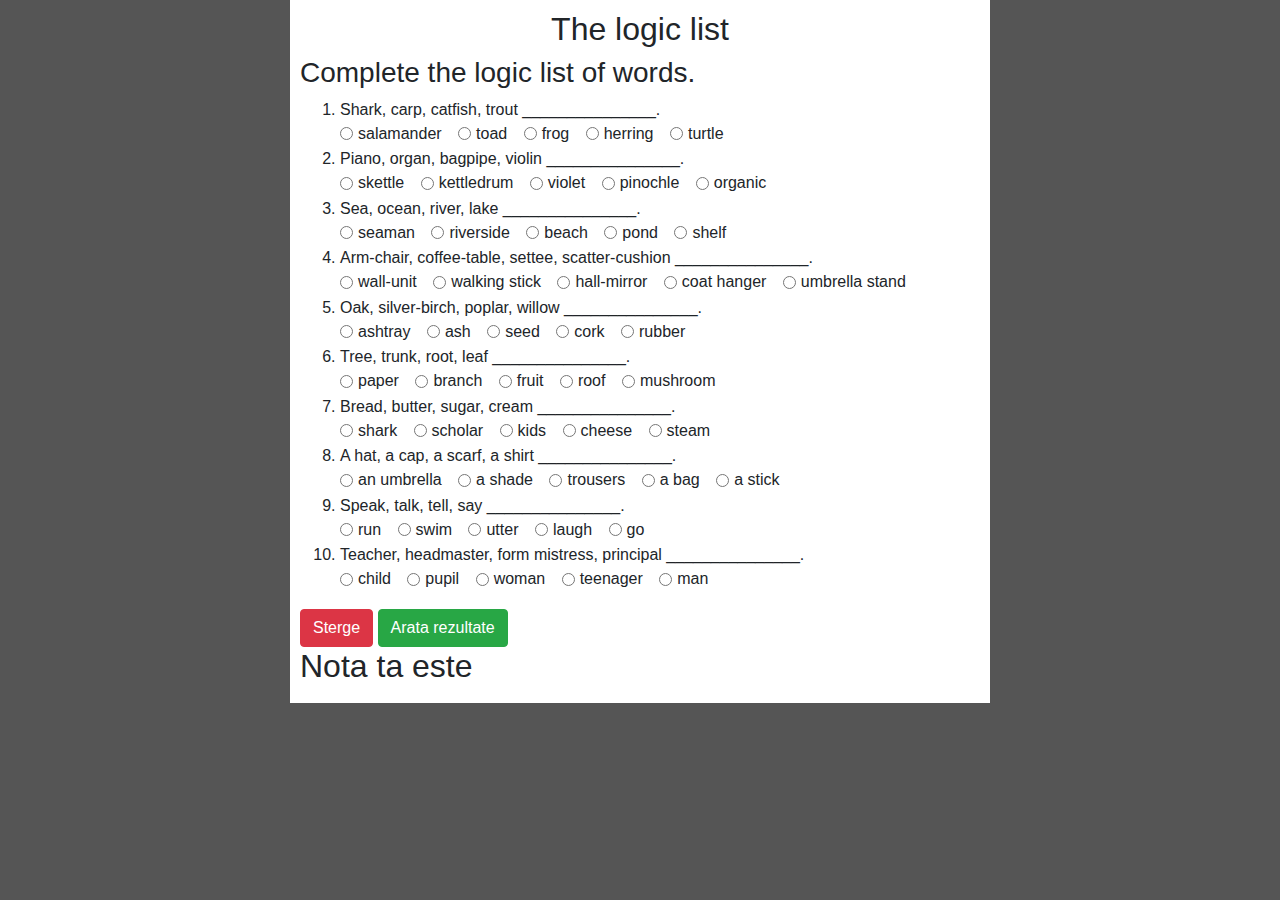
<file: Laboratorul 3/index.html>
<!DOCTYPE html>

<html>

<head>
  <title>JavaScript</title>
  <link rel="stylesheet" href="https://stackpath.bootstrapcdn.com/bootstrap/4.3.1/css/bootstrap.min.css"
		integrity="sha384-ggOyR0iXCbMQv3Xipma34MD+dH/1fQ784/j6cY/iJTQUOhcWr7x9JvoRxT2MZw1T" crossorigin="anonymous" />
	<link rel="stylesheet" href="style.css">
</head>

<body>
	<div class="content">
	<h2 style="text-align: center">The logic list</h2>
	<h3>Complete the logic list of words.</h3>
	<ol>
	    <div>
	      <form id="form1">
	        <li>
	          Shark, carp, catfish, trout
	          <span id="text-answer1">_______________</span>.
	        </li>
	        <div class="form-check form-check-inline">
	          <input class="form-check-input" type="radio" name="answer1" id="answer1a" value="salamander" />
	          <label class="form-check-label" for="answer1a">salamander</label>
	        </div>
	        <div class="form-check form-check-inline">
	          <input class="form-check-input" type="radio" name="answer1" id="answer1b" value="toad" />
	          <label class="form-check-label" for="answer1b">toad </label>
	        </div>
	        <div class="form-check form-check-inline">
	          <input class="form-check-input" type="radio" name="answer1" id="answer1c" value="frog" />
	          <label class="form-check-label" for="answer1c">frog </label>
	        </div>
	        <div class="form-check form-check-inline">
	          <input class="form-check-input" type="radio" name="answer1" id="answer1d" value="herring" />
	          <label class="form-check-label" for="answer1d">herring</label>
	        </div>
	        <div class="form-check form-check-inline">
	          <input class="form-check-input" type="radio" name="answer1" id="answer1e" value="turtle" />
	          <label class="form-check-label" for="answer1e">turtle</label>
	        </div>
	      </form>
	    </div>

	    <div>
	        <form>
		    <li>
	        Piano, organ, bagpipe, violin
	        <span id="text-answer2">_______________</span>.
	    </li>
	    <div class="form-check form-check-inline">
	        <input class="form-check-input" type="radio" name="answer2" id="answer2a" value="skettle" />
	        <label class="form-check-label" for="answer2a">skettle</label>
	    </div>
	    <div class="form-check form-check-inline">
	        <input class="form-check-input" type="radio" name="answer2" id="answer2b" value="kettledrum" />
	        <label class="form-check-label" for="answer2b">kettledrum</label>
	    </div>
	    <div class="form-check form-check-inline">
	        <input class="form-check-input" type="radio" name="answer2" id="answer2c" value="violet" />
	        <label class="form-check-label" for="answer2c">violet</label>
	    </div>
	    <div class="form-check form-check-inline">
	        <input class="form-check-input" type="radio" name="answer2" id="answer2d" value="pinochle" />
	        <label class="form-check-label" for="answer2d">pinochle</label>
	    </div>
	    <div class="form-check form-check-inline">
	        <input class="form-check-input" type="radio" name="answer2" id="answer2e" value="organic" />
	        <label class="form-check-label" for="answer2e">organic</label>
	    </div>
	    </form>
	    </div>

	    <div>
	        <form>
	    <li>
	        Sea, ocean, river, lake
	        <span id="text-answer3">_______________</span>.
	    </li>
	    <div class="form-check form-check-inline">
	        <input class="form-check-input" type="radio" name="answer3" id="answer3a" value="seaman" />
	        <label class="form-check-label" for="answer3a">seaman</label>
	    </div>
	    <div class="form-check form-check-inline">
	        <input class="form-check-input" type="radio" name="answer3" id="answer3b" value="riverside" />
	        <label class="form-check-label" for="answer3b">riverside</label>
	    </div>
	    <div class="form-check form-check-inline">
	        <input class="form-check-input" type="radio" name="answer3" id="answer3c" value="beach" />
	        <label class="form-check-label" for="answer3c">beach</label>
	    </div>
	    <div class="form-check form-check-inline">
	        <input class="form-check-input" type="radio" name="answer3" id="answer3d" value="pond" />
	        <label class="form-check-label" for="answer3d">pond</label>
	    </div>
	    <div class="form-check form-check-inline">
	        <input class="form-check-input" type="radio" name="answer3" id="answer3e" value="shelf" />
	        <label class="form-check-label" for="answer3e">shelf</label>
	    </div>
	    </form>
	    </div>

	    <div>
	        <form>
	    <li>
	        Arm-chair, coffee-table, settee, scatter-cushion
	        <span id="text-answer4">_______________</span>.
	    </li>
	    <div class="form-check form-check-inline">
	        <input class="form-check-input" type="radio" name="answer4" id="answer4a" value="wall-unit" />
	        <label class="form-check-label" for="answer4a">wall-unit</label>
	    </div>
	    <div class="form-check form-check-inline">
	        <input class="form-check-input" type="radio" name="answer4" id="answer4b" value="walking stick" />
	        <label class="form-check-label" for="answer4b">walking stick</label>
	    </div>
	    <div class="form-check form-check-inline">
	        <input class="form-check-input" type="radio" name="answer4" id="answer4c" value="hall-mirror" />
	        <label class="form-check-label" for="answer4c">hall-mirror</label>
	    </div>
	    <div class="form-check form-check-inline">
	        <input class="form-check-input" type="radio" name="answer4" id="answer4d" value="coat hanger" />
	        <label class="form-check-label" for="answer4d">coat hanger</label>
	    </div>
	    <div class="form-check form-check-inline">
	        <input class="form-check-input" type="radio" name="answer4" id="answer4e" value="umbrella stand" />
	        <label class="form-check-label" for="answer4e">umbrella stand</label>
	    </div>
	    </form>
	    </div>

	    <div>
	        <form>
	    <li>
	        Oak, silver-birch, poplar, willow
	        <span id="text-answer5">_______________</span>.
	    </li>
	    <div class="form-check form-check-inline">
	        <input class="form-check-input" type="radio" name="answer5" id="answer5a" value="ashtray" />
	        <label class="form-check-label" for="answer5a">ashtray</label>
	    </div>
	    <div class="form-check form-check-inline">
	        <input class="form-check-input" type="radio" name="answer5" id="answer5b" value="ash" />
	        <label class="form-check-label" for="answer5b">ash</label>
	    </div>
	    <div class="form-check form-check-inline">
	        <input class="form-check-input" type="radio" name="answer5" id="answer5c" value="seed" />
	        <label class="form-check-label" for="answer5c">seed</label>
	    </div>
	    <div class="form-check form-check-inline">
	        <input class="form-check-input" type="radio" name="answer5" id="answer5d" value="cork" />
	        <label class="form-check-label" for="answer5d">cork</label>
	    </div>
	    <div class="form-check form-check-inline">
	        <input class="form-check-input" type="radio" name="answer5" id="answer5e" value="rubber" />
	        <label class="form-check-label" for="answer5e">rubber</label>
	    </div>
	    </form>
	    </div>

	    <div>
	        <form>
	    <li>
	        Tree, trunk, root, leaf
	        <span id="text-answer6">_______________</span>.
	    </li>
	    <div class="form-check form-check-inline">
	        <input class="form-check-input" type="radio" name="answer6" id="answer6a" value="paper" />
	        <label class="form-check-label" for="answer6a">paper</label>
	    </div>
	    <div class="form-check form-check-inline">
	        <input class="form-check-input" type="radio" name="answer6" id="answer6b" value="branch" />
	        <label class="form-check-label" for="answer6b">branch</label>
	    </div>
	    <div class="form-check form-check-inline">
	        <input class="form-check-input" type="radio" name="answer6" id="answer6c" value="fruit" />
	        <label class="form-check-label" for="answer6c">fruit</label>
	    </div>
	    <div class="form-check form-check-inline">
	        <input class="form-check-input" type="radio" name="answer6" id="answer6d" value="roof" />
	        <label class="form-check-label" for="answer6d">roof</label>
	    </div>
	    <div class="form-check form-check-inline">
	        <input class="form-check-input" type="radio" name="answer6" id="answer6e" value="mushroom" />
	        <label class="form-check-label" for="answer6e">mushroom</label>
	    </div>
	    </form>
	    </div>

	    <div>
	        <form>
	    <li>
	        Bread, butter, sugar, cream
	        <span id="text-answer7">_______________</span>.
	    </li>
	    <div class="form-check form-check-inline">
	        <input class="form-check-input" type="radio" name="answer7" id="answer7a" value="shark" />
	        <label class="form-check-label" for="answer7a">shark</label>
	    </div>
	    <div class="form-check form-check-inline">
	        <input class="form-check-input" type="radio" name="answer7" id="answer7b" value="scholar" />
	        <label class="form-check-label" for="answer7b">scholar</label>
	    </div>
	    <div class="form-check form-check-inline">
	        <input class="form-check-input" type="radio" name="answer7" id="answer7c" value="kids" />
	        <label class="form-check-label" for="answer7c">kids</label>
	    </div>
	    <div class="form-check form-check-inline">
	        <input class="form-check-input" type="radio" name="answer7" id="answer7d" value="cheese" />
	        <label class="form-check-label" for="answer7d">cheese</label>
	    </div>
	    <div class="form-check form-check-inline">
	        <input class="form-check-input" type="radio" name="answer7" id="answer7e" value="steam" />
	        <label class="form-check-label" for="answer7e">steam</label>
	    </div>
	    </form>
	    </div>

	    <div>
	        <form>
	    <li>
	        A hat, a cap, a scarf, a shirt
	        <span id="text-answer8">_______________</span>.
	    </li>
	    <div class="form-check form-check-inline">
	        <input class="form-check-input" type="radio" name="answer8" id="answer8a" value="an umbrella" />
	        <label class="form-check-label" for="answer8a">an umbrella</label>
	    </div>
	    <div class="form-check form-check-inline">
	        <input class="form-check-input" type="radio" name="answer8" id="answer8b" value="a shade" />
	        <label class="form-check-label" for="answer8b">a shade</label>
	    </div>
	    <div class="form-check form-check-inline">
	        <input class="form-check-input" type="radio" name="answer8" id="answer8c" value="trousers" />
	        <label class="form-check-label" for="answer8c">trousers</label>
	    </div>
	    <div class="form-check form-check-inline">
	        <input class="form-check-input" type="radio" name="answer8" id="answer8d" value="a bag" />
	        <label class="form-check-label" for="answer8d">a bag</label>
	    </div>
	    <div class="form-check form-check-inline">
	        <input class="form-check-input" type="radio" name="answer8" id="answer8e" value="a stick" />
	        <label class="form-check-label" for="answer8e">a stick</label>
	    </div>
	    </form>
	    </div>

	    <div>
	        <form>
	    <li>
	        Speak, talk, tell, say
	        <span id="text-answer9">_______________</span>.
	    </li>
	    <div class="form-check form-check-inline">
	        <input class="form-check-input" type="radio" name="answer9" id="answer9a" value="run" />
	        <label class="form-check-label" for="answer9a">run</label>
	    </div>
	    <div class="form-check form-check-inline">
	        <input class="form-check-input" type="radio" name="answer9" id="answer9b" value="swim" />
	        <label class="form-check-label" for="answer9b">swim</label>
	    </div>
	    <div class="form-check form-check-inline">
	        <input class="form-check-input" type="radio" name="answer9" id="answer9c" value="utter" />
	        <label class="form-check-label" for="answer9c">utter</label>
	    </div>
	    <div class="form-check form-check-inline">
	        <input class="form-check-input" type="radio" name="answer9" id="answer9d" value="laugh" />
	        <label class="form-check-label" for="answer9d">laugh</label>
	    </div>
	    <div class="form-check form-check-inline">
	        <input class="form-check-input" type="radio" name="answer9" id="answer9e" value="go" />
	        <label class="form-check-label" for="answer9e">go</label>
	    </div>
	    </form>
	    </div>

	    <div>
	        <form>
	    <li>
	        Teacher, headmaster, form mistress, principal
	        <span id="text-answer10">_______________</span>.
	    </li>
	    <div class="form-check form-check-inline">
	        <input class="form-check-input" type="radio" name="answer10" id="answer10a" value="child" />
	        <label class="form-check-label" for="answer10a">child</label>
	    </div>
	    <div class="form-check form-check-inline">
	        <input class="form-check-input" type="radio" name="answer10" id="answer10b" value="pupil" />
	        <label class="form-check-label" for="answer10b">pupil</label>
	    </div>
	    <div class="form-check form-check-inline">
	        <input class="form-check-input" type="radio" name="answer10" id="answer10c" value="woman" />
	        <label class="form-check-label" for="answer10c">woman</label>
	    </div>
	    <div class="form-check form-check-inline">
	        <input class="form-check-input" type="radio" name="answer10" id="answer10d" value="teenager" />
	        <label class="form-check-label" for="answer10d">teenager</label>
	    </div>
	    <div class="form-check form-check-inline">
	        <input class="form-check-input" type="radio" name="answer10" id="answer10e" value="man" />
	        <label class="form-check-label" for="answer10e">man</label>
	    </div>
	    </form>
	    </div>
	</ol>

	<span id="danger-notification" class="badge badge-danger"></span>

	<button 
	    class="btn btn-danger"
	    onclick="stergere()">Sterge</button>
	<button
	        class="btn btn-success"
	        onclick="showResults()">Arata rezultate</button>
					<h2>Nota ta este <span id="grade"></span></h2>
				</div>
	</body>


<script src="./script.js"></script>

</html>
</file>
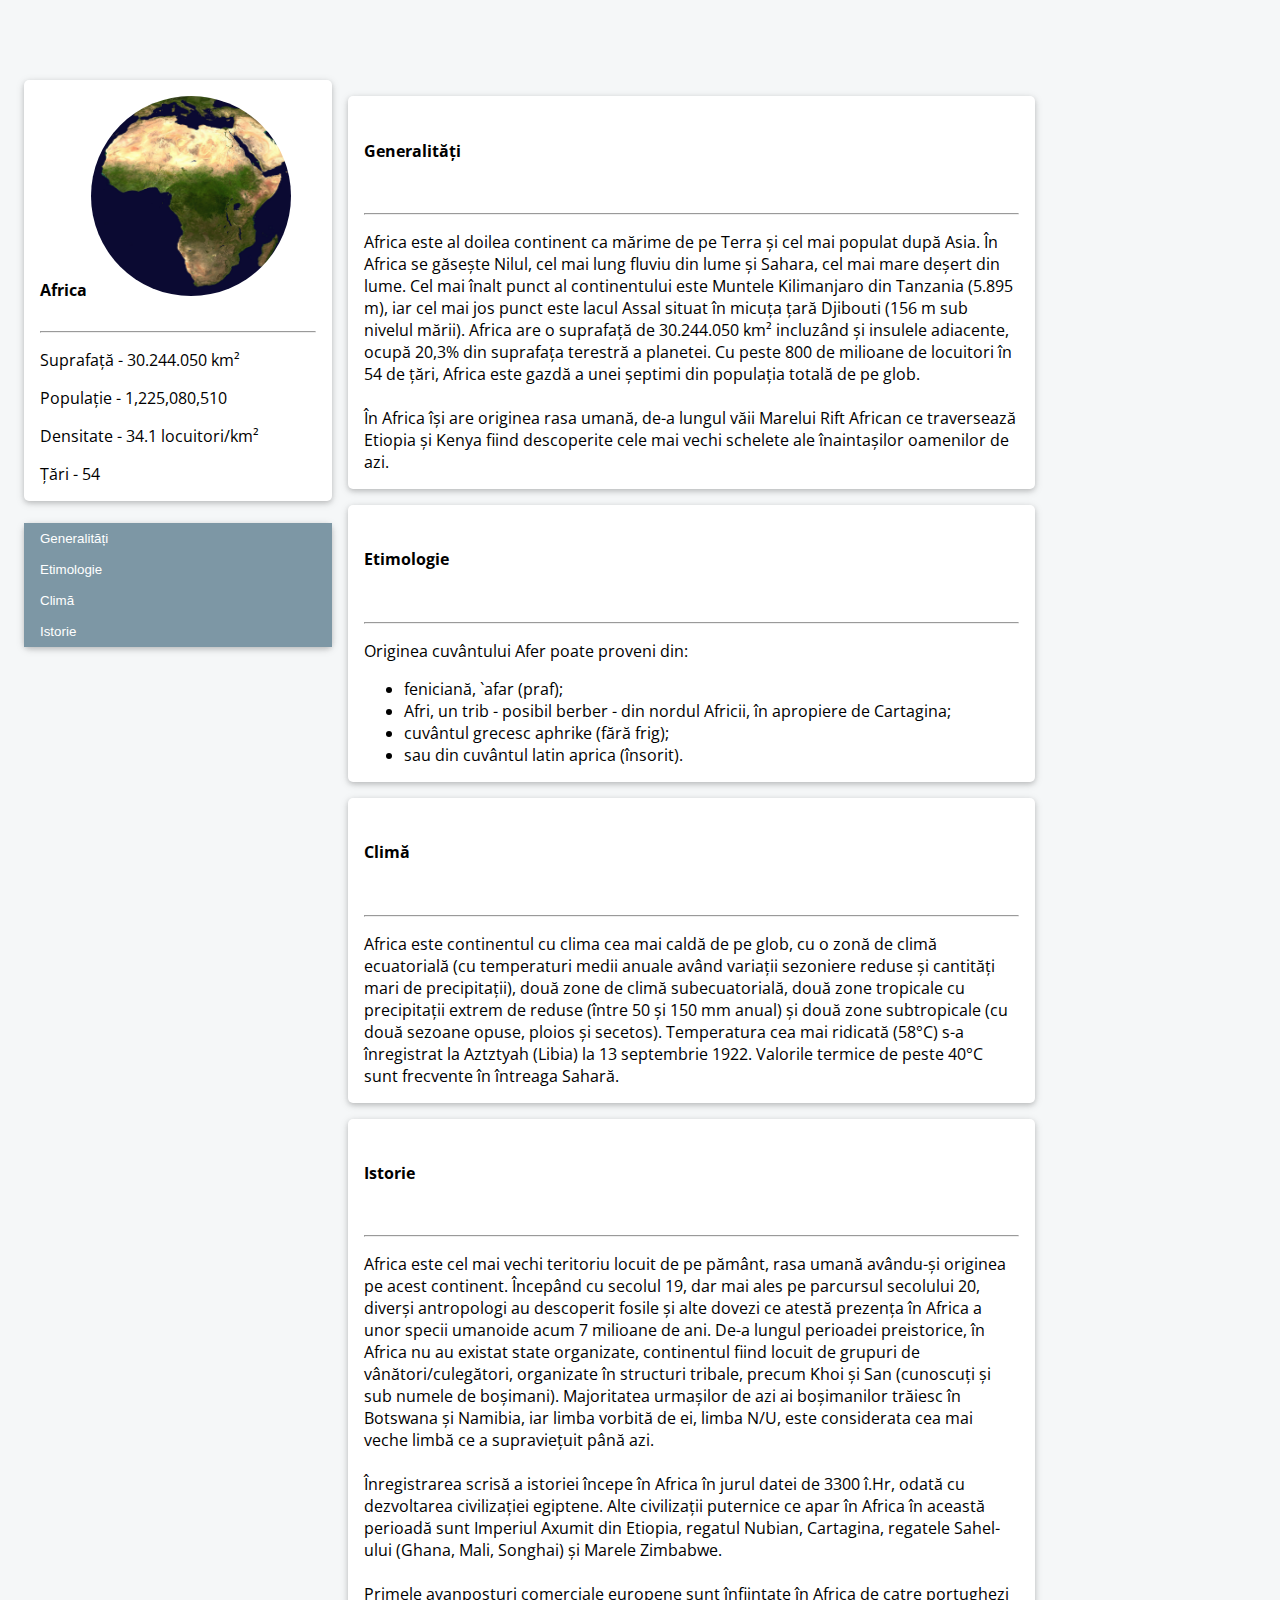
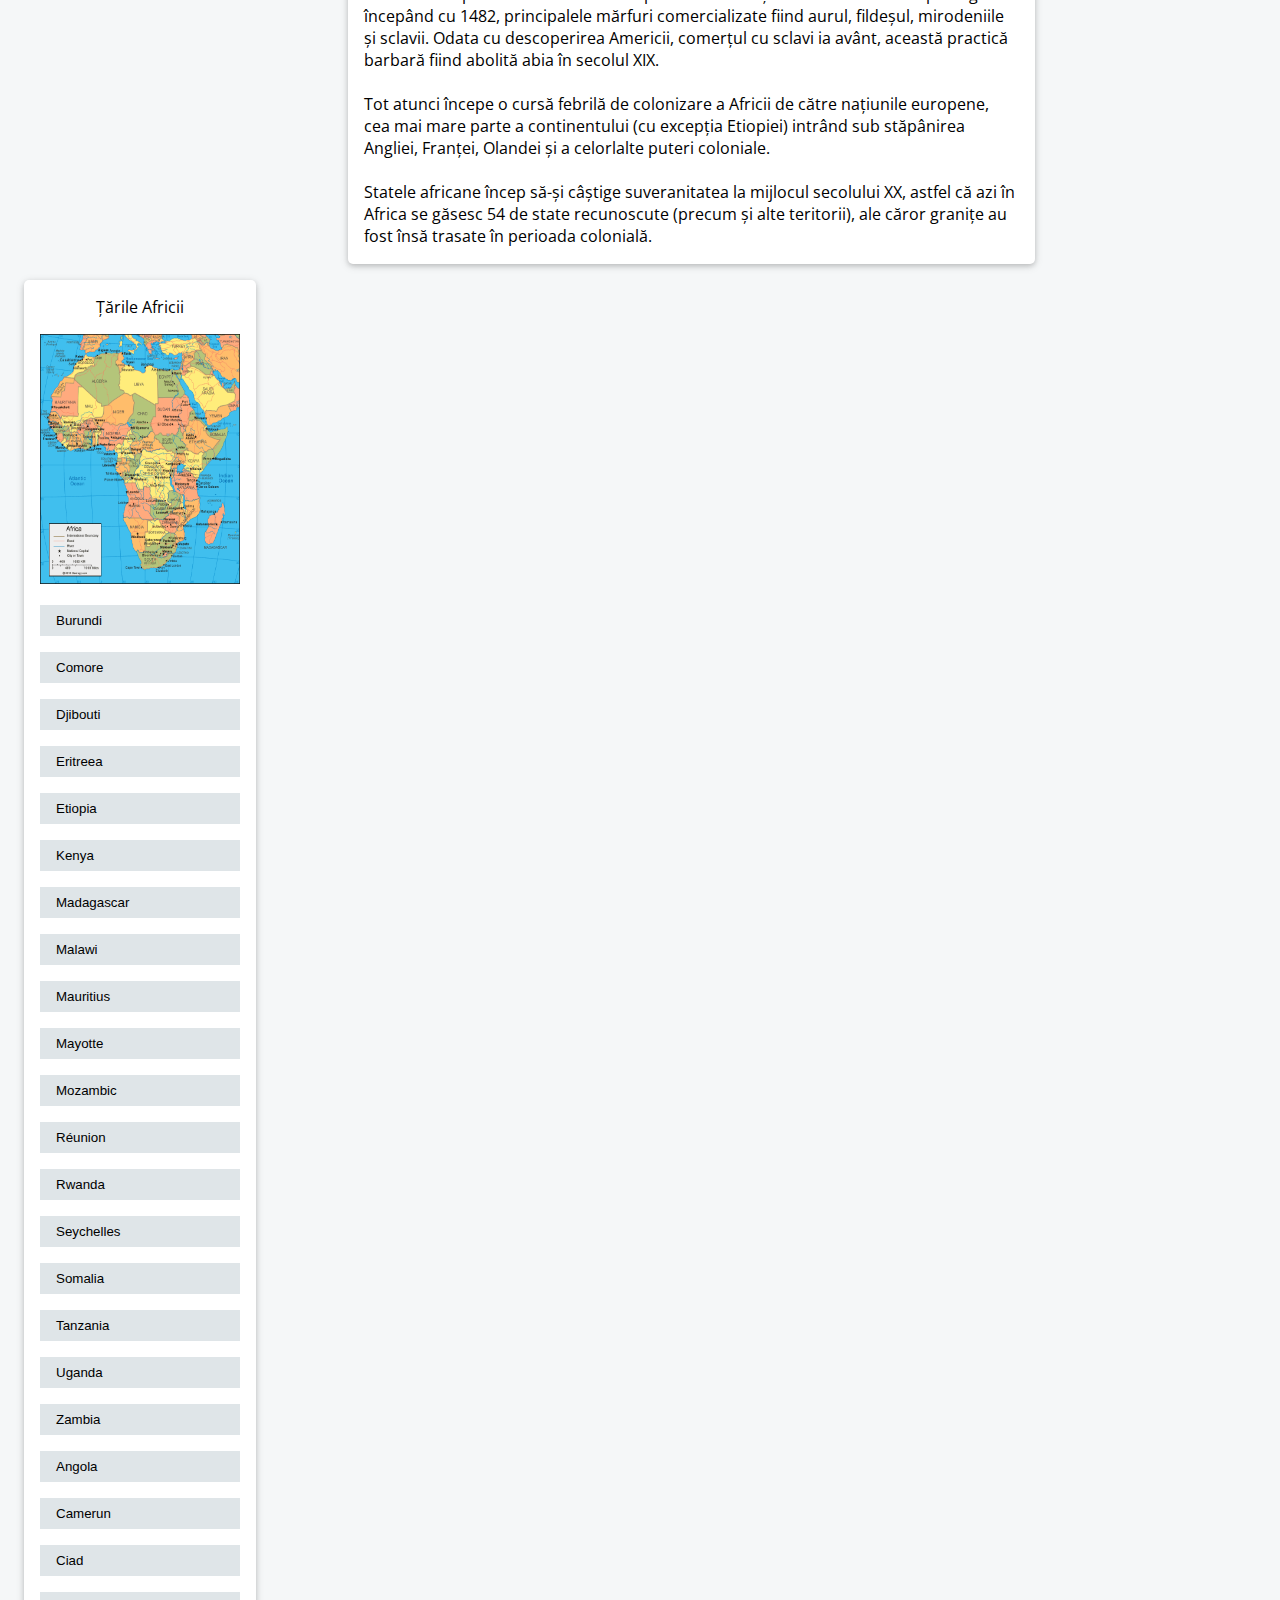
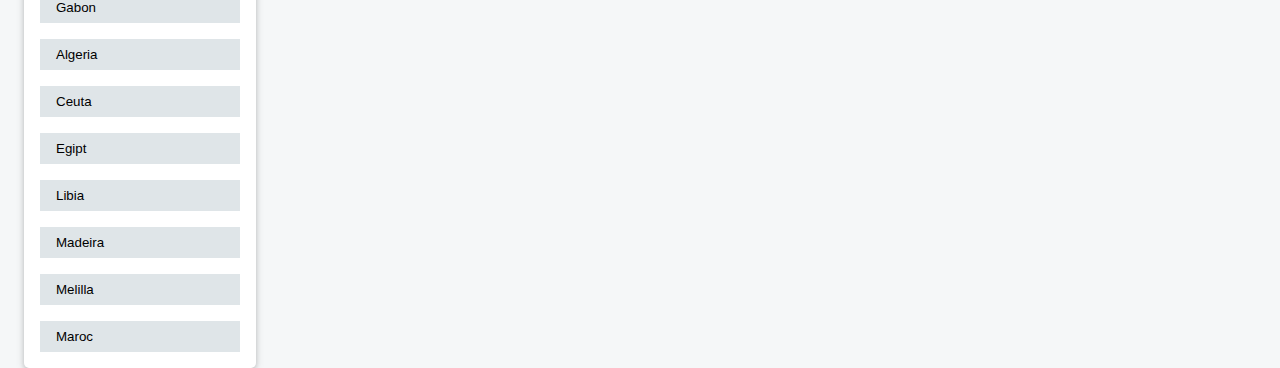
<file: Home/home.html>
<!DOCTYPE html>

<html lang="ro">
  <head>
		<title>Africa</title>
		<meta charset="UTF-8">
		<meta name="viewport" content="width=device-width, initial-scale=1">
		<link rel='stylesheet' href='https://fonts.googleapis.com/css?family=Open+Sans'>
		<link rel="stylesheet" href="home.css">
	</head>
	<body class="square-shadow">
		<div class="container square-arrangement" style="max-width:1400px; margin-top:80px">    
    	<div class="column-arrangement c1">
      	<div class="square-border square-rounded square-whitening">
        	<div class="container">
         		<h4 class="text-centering">Africa</h4>
         		<p class="text-centering"><img src="./Imagini/Africa.jpg" class="image-circle" alt="Africa"></p>
         		<hr>
         		<p>Suprafață - 30.244.050 km²</p>
         		<p>Populație - 1,225,080,510</p>
				 		<p>Densitate - 34.1 locuitori/km²</p>
				 		<p>Țări - 54</p>
        	</div>
      	</div>
      	<br>
      	<div class="square-border square-rounded">
        	<div class="square-whitening">
						<button id="generalitati-button"
							onclick="afisareContinut('generalitati-button')"
							class="button left-buttons-theme">Generalități</button>
						<button id="etimologie-button"
							onclick="afisareContinut('etimologie-button')"
							class="button left-buttons-theme">Etimologie</button>
						<button id="clima-button"
							onclick="afisareContinut('clima-button')"
							class="button left-buttons-theme">Climă</button>
						<button id="istorie-button"
							onclick="afisareContinut('istorie-button')"
							class="button left-buttons-theme">Istorie</button>
        	</div>      
      	</div>
      	<br>
    	</div>
    	<div class="column-arrangement c2">
				<div id="generalitati" 
					class="container square-border square-whitening square-rounded center-block-margin"><br>
        	<h4>Generalități</h4><br>
        	<hr>
        	<p>Africa este al doilea continent ca mărime de pe Terra și cel mai populat după Asia. În Africa se găsește Nilul, cel mai lung fluviu din lume și Sahara, cel mai mare deșert din lume. Cel mai înalt punct al continentului este Muntele Kilimanjaro din Tanzania (5.895 m), iar cel mai jos punct este lacul Assal situat în micuța țară Djibouti (156 m sub nivelul mării). Africa are o suprafață de 30.244.050 km² incluzând și insulele adiacente, ocupă 20,3% din suprafața terestră a planetei. Cu peste 800 de milioane de locuitori în 54 de țări, Africa este gazdă a unei șeptimi din populația totală de pe glob.
					<br><br>În Africa își are originea rasa umană, de-a lungul văii Marelui Rift African ce traversează Etiopia și Kenya fiind descoperite cele mai vechi schelete ale înaintașilor oamenilor de azi.</p>
      	</div>
				<div id="etimologie"
					class="container square-border square-whitening square-rounded center-block-margin"><br>
        	<h4>Etimologie</h4><br>
        	<hr>
        	<p>Originea cuvântului Afer poate proveni din:
					<ul>
						<li>feniciană, `afar (praf);</li>
						<li>Afri, un trib - posibil berber - din nordul Africii, în apropiere de Cartagina;</li>
						<li>cuvântul grecesc aphrike (fără frig);</li>
						<li>sau din cuvântul latin aprica (însorit).</li>
					</ul>
					</p>
      	</div>  
				<div id="clima" 
					class="container square-border square-whitening square-rounded center-block-margin"><br>
        	<h4>Climă</h4><br>
        	<hr>
        	<p>Africa este continentul cu clima cea mai caldă de pe glob, cu o zonă de climă ecuatorială (cu temperaturi medii anuale având variații sezoniere reduse și cantități mari de precipitații), două zone de climă subecuatorială, două zone tropicale cu precipitații extrem de reduse (între 50 și 150 mm anual) și două zone subtropicale (cu două sezoane opuse, ploios și secetos). Temperatura cea mai ridicată (58°C) s-a înregistrat la Aztztyah (Libia) la 13 septembrie 1922. Valorile termice de peste 40°C sunt frecvente în întreaga Sahară.</p>
      	</div> 
				<div id="istorie"
					class="container square-border square-whitening square-rounded center-block-margin"><br>
        	<h4>Istorie</h4><br>
        	<hr>
        	<p>Africa este cel mai vechi teritoriu locuit de pe pământ, rasa umană avându-și originea pe acest continent. Începând cu secolul 19, dar mai ales pe parcursul secolului 20, diverși antropologi au descoperit fosile și alte dovezi ce atestă prezența în Africa a unor specii umanoide acum 7 milioane de ani. De-a lungul perioadei preistorice, în Africa nu au existat state organizate, continentul fiind locuit de grupuri de vânători/culegători, organizate în structuri tribale, precum Khoi și San (cunoscuți și sub numele de boșimani). Majoritatea urmașilor de azi ai boșimanilor trăiesc în Botswana și Namibia, iar limba vorbită de ei, limba N/U, este considerata cea mai veche limbă ce a supraviețuit până azi.
					<br><br>Înregistrarea scrisă a istoriei începe în Africa în jurul datei de 3300 î.Hr, odată cu dezvoltarea civilizației egiptene. Alte civilizații puternice ce apar în Africa în această perioadă sunt Imperiul Axumit din Etiopia, regatul Nubian, Cartagina, regatele Sahel-ului (Ghana, Mali, Songhai) și Marele Zimbabwe.
					<br><br>Primele avanposturi comerciale europene sunt înființate în Africa de catre portughezi începând cu 1482, principalele mărfuri comercializate fiind aurul, fildeșul, mirodeniile și sclavii. Odata cu descoperirea Americii, comerțul cu sclavi ia avânt, această practică barbară fiind abolită abia în secolul XIX.
					<br><br>Tot atunci începe o cursă febrilă de colonizare a Africii de către națiunile europene, cea mai mare parte a continentului (cu excepția Etiopiei) intrând sub stăpânirea Angliei, Franței, Olandei și a celorlalte puteri coloniale.
					<br><br>Statele africane încep să-și câștige suveranitatea la mijlocul secolului XX, astfel că azi în Africa se găsesc 54 de state recunoscute (precum și alte teritorii), ale căror granițe au fost însă trasate în perioada colonială.</p>
      	</div> 
    	</div>
    	<div class="column-arrangement c3">
      	<div class="square-border square-rounded square-whitening text-centering">
        	<div class="container">
          	<p>Țările Africii</p>
          	<img src="./Imagini/africa-map.gif" usemap="#image-map" alt="Țările Africii" style="width:200px; height:250px;">
						<map name="image-map">
							<area target="_blank" alt="Niger" title="Niger" href="../niger.html" coords="55, 64, 100, 90" shape="rect">
						</map>
						<p><a href="https://ro.wikipedia.org/wiki/Burundi" target="_blank" ><button class="button rigth-buttons-theme">Burundi</button></a></p>
						<p><a href="https://ro.wikipedia.org/wiki/Comore" target="_blank" ><button class="button rigth-buttons-theme">Comore</button></a></p>
						<p><a href="https://ro.wikipedia.org/wiki/Djibouti" target="_blank" ><button class="button rigth-buttons-theme">Djibouti</button></a></p>
						<p><a href="https://ro.wikipedia.org/wiki/Eritreea" target="_blank" ><button class="button rigth-buttons-theme">Eritreea</button></a></p>
						<p><a href="https://ro.wikipedia.org/wiki/Etiopia" target="_blank" ><button class="button rigth-buttons-theme">Etiopia</button></a></p>
						<p><a href="https://ro.wikipedia.org/wiki/Kenya" target="_blank" ><button class="button rigth-buttons-theme">Kenya</button></a></p>
						<p><a href="https://ro.wikipedia.org/wiki/Madagascar" target="_blank" ><button class="button rigth-buttons-theme">Madagascar</button></a></p>
						<p><a href="https://ro.wikipedia.org/wiki/Malawi" target="_blank" ><button class="button rigth-buttons-theme">Malawi</button></a></p>
						<p><a href="https://ro.wikipedia.org/wiki/Mauritius" target="_blank" ><button class="button rigth-buttons-theme">Mauritius</button></a></p>
						<p><a href="https://ro.wikipedia.org/wiki/Mayotte" target="_blank" ><button class="button rigth-buttons-theme">Mayotte</button></a></p>
						<p><a href="https://ro.wikipedia.org/wiki/Mozambic" target="_blank" ><button class="button rigth-buttons-theme">Mozambic</button></a></p>
						<p><a href="https://ro.wikipedia.org/wiki/R%C3%A9union" target="_blank" ><button class="button rigth-buttons-theme">Réunion</button></a></p>
						<p><a href="https://ro.wikipedia.org/wiki/Rwanda" target="_blank" ><button class="button rigth-buttons-theme">Rwanda</button></a></p>
						<p><a href="https://ro.wikipedia.org/wiki/Seychelles" target="_blank" ><button class="button rigth-buttons-theme">Seychelles</button></a></p>
						<p><a href="https://ro.wikipedia.org/wiki/Somalia" target="_blank" ><button class="button rigth-buttons-theme">Somalia</button></a></p>
						<p><a href="https://ro.wikipedia.org/wiki/Tanzania" target="_blank" ><button class="button rigth-buttons-theme">Tanzania</button></a></p>
						<p><a href="https://ro.wikipedia.org/wiki/Uganda" target="_blank" ><button class="button rigth-buttons-theme">Uganda</button></a></p>
						<p><a href="https://ro.wikipedia.org/wiki/Zambia" target="_blank" ><button class="button rigth-buttons-theme">Zambia</button></a></p>
						<p><a href="https://ro.wikipedia.org/wiki/Zambia" target="_blank" ><button class="button rigth-buttons-theme">Angola</button></a></p>
						<p><a href="https://ro.wikipedia.org/wiki/Camerun" target="_blank" ><button class="button rigth-buttons-theme">Camerun</button></a></p>
						<p><a href="https://ro.wikipedia.org/wiki/Ciad" target="_blank" ><button class="button rigth-buttons-theme">Ciad</button></a></p>
						<p><a href="https://ro.wikipedia.org/wiki/Gabon" target="_blank" ><button class="button rigth-buttons-theme">Gabon</button></a></p>
						<p><a href="https://ro.wikipedia.org/wiki/Algeria" target="_blank" ><button class="button rigth-buttons-theme">Algeria</button></a></p>
						<p><a href="https://ro.wikipedia.org/wiki/Ceuta" target="_blank" ><button class="button rigth-buttons-theme">Ceuta</button></a></p>
						<p><a href="https://ro.wikipedia.org/wiki/Egipt" target="_blank" ><button class="button rigth-buttons-theme">Egipt</button></a></p>
						<p><a href="https://ro.wikipedia.org/wiki/Libia" target="_blank" ><button class="button rigth-buttons-theme">Libia</button></a></p>
						<p><a href="https://ro.wikipedia.org/wiki/Madeira" target="_blank" ><button class="button rigth-buttons-theme">Madeira</button></a></p>
						<p><a href="https://ro.wikipedia.org/wiki/Melilla" target="_blank" ><button class="button rigth-buttons-theme">Melilla</button></a></p>
						<p><a href="https://ro.wikipedia.org/wiki/Maroc" target="_blank" ><button class="button rigth-buttons-theme">Maroc</button></a></p>
        	</div>
      	</div>
    	</div>
		</div>
	</body>
	<script src="./home.js"></script>
</html>
</file>
<file: Laboratorul 3/style.css>
body {
    background: #555;
  }

  html, body, h1, h2, h3, h4, h5 {font-family: "Open Sans", sans-serif}

  
.content {
    max-width: 700px;
    margin: auto;
    background: white;
    padding: 10px;
  }
</file>
<file: Home/home.css>
html, body, h1, h2, h3, h4, h5 {
  font-family: "Open Sans"
}

.square-shadow {
  color:#000; 
  background-color:#f5f7f8;
}

.square-arrangement {
  max-width:980px;
  margin-left:auto;
  margin-right:auto;
}

.container { 
  padding:0.01em 16px;
  
} 

.column-arrangement {
  float:left;
  width:100%;
}

@media (min-width:601px){
  .column-arrangement.c1 {
    width:24.99999%
  }

  .column-arrangement.c2 {
    width:58.33333%
  }

  .column-arrangement.c3 {
    width:230px
  }
}


.square-border {
  box-shadow:0 2px 5px 0 rgba(0,0,0,0.16),0 2px 10px 0 rgba(0,0,0,0.12)
}

.square-rounded {
  border-radius:5px 
} 

.square-whitening {
  color:#000;
  background-color:#fff;
}

.text-centering {
  text-align:center;
  display:inline-block;
  width:auto;
}

.image-circle {
  border-radius:50%;
  height:200px; 
  width:200px
}

.button {
  border:none;
  padding:8px 16px;
  cursor:pointer;
  width:100%;
  text-align:left;
}

.button:hover {
  color:#000;
  background-color:#ccc !important
}

.left-buttons-theme {
  color:#fff; 
  background-color:#7d97a5
}

.center-block-margin {
  margin:16px
}

.rigth-buttons-theme {
  color:#000; 
  background-color:#dfe5e8
}
</file>
